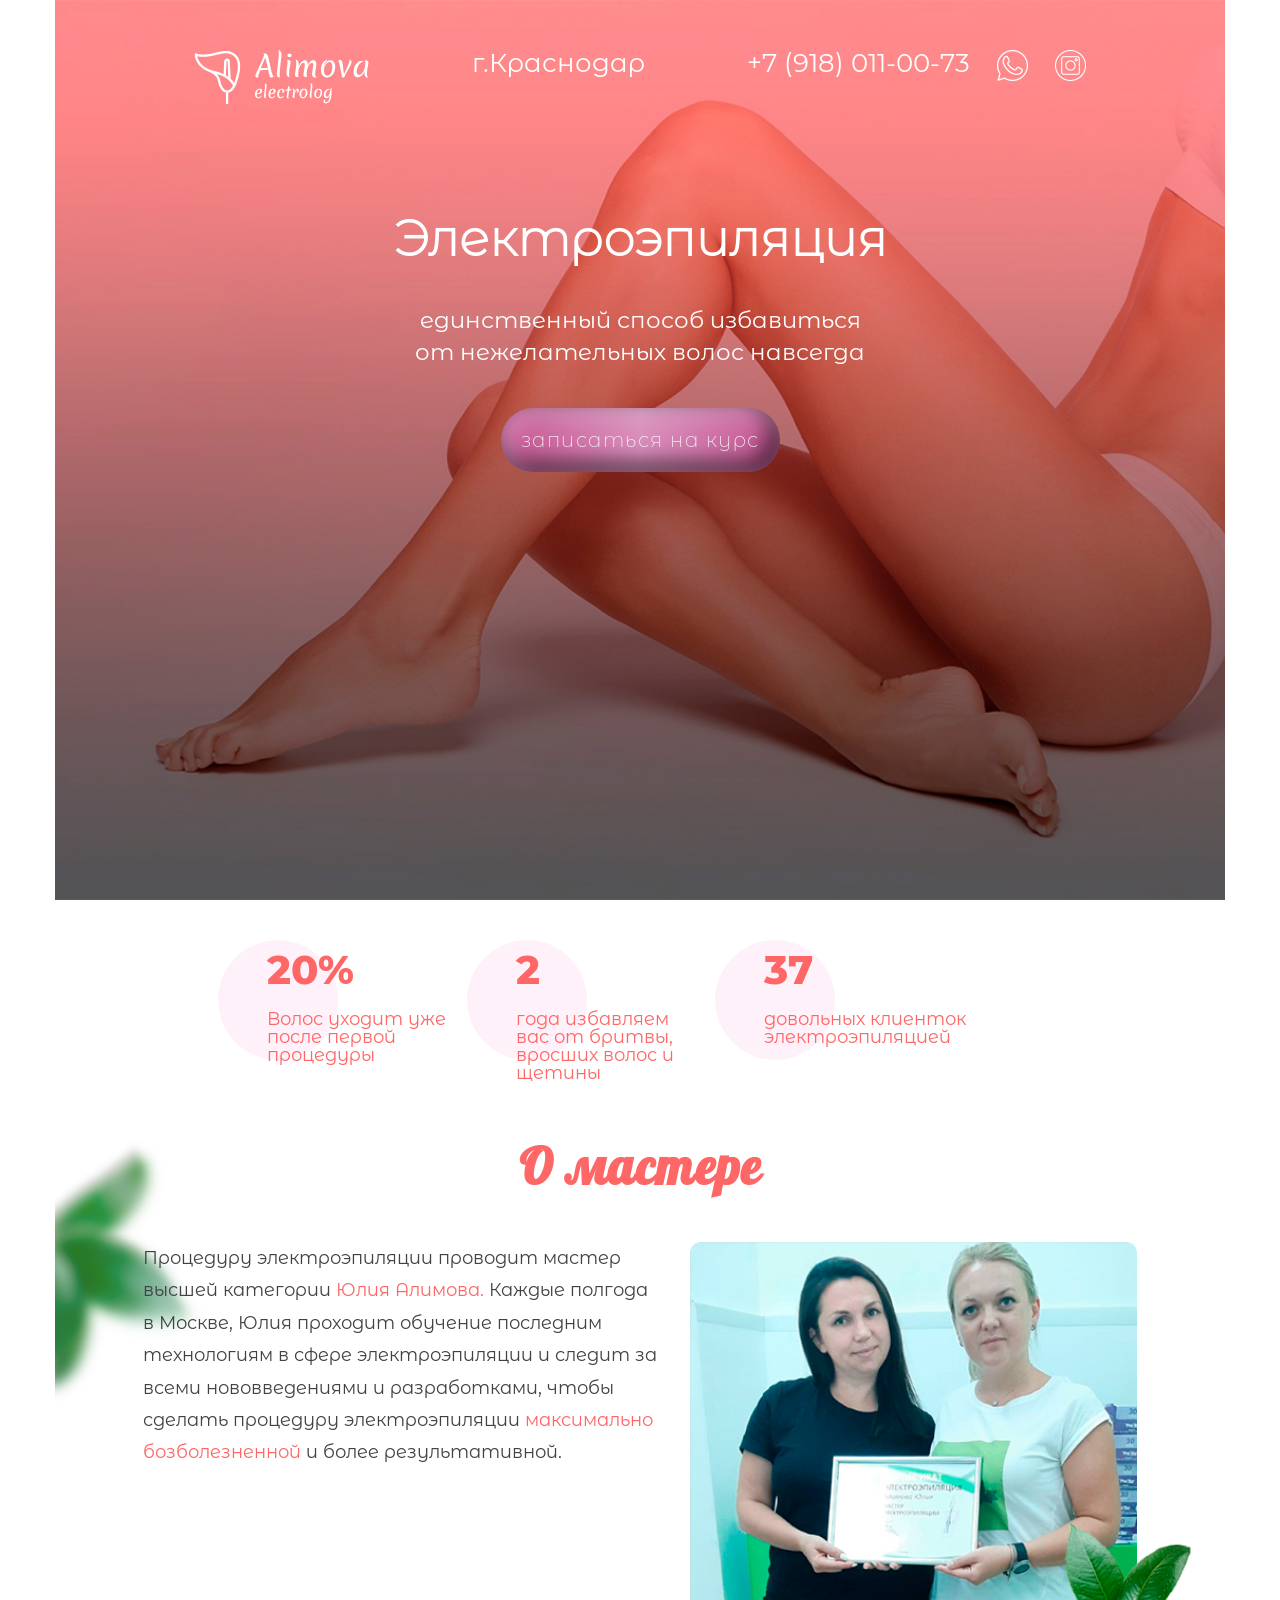
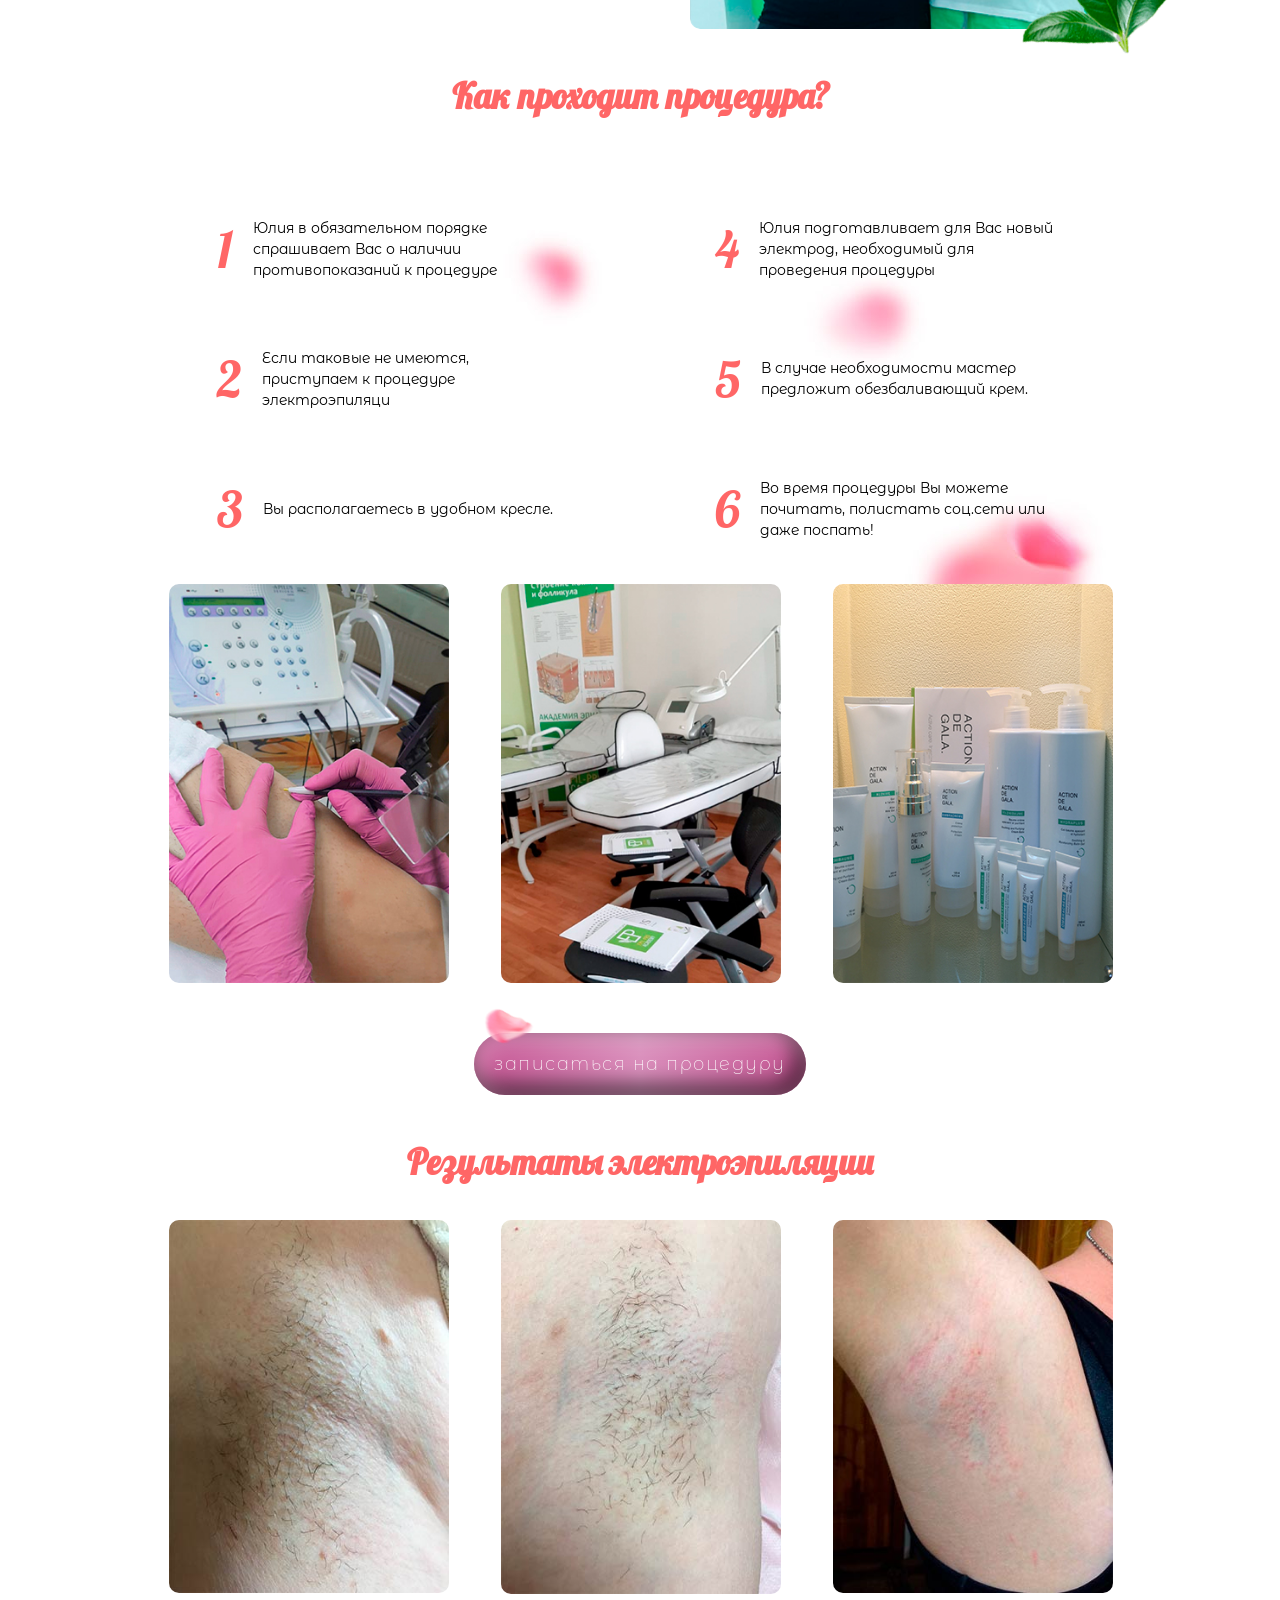
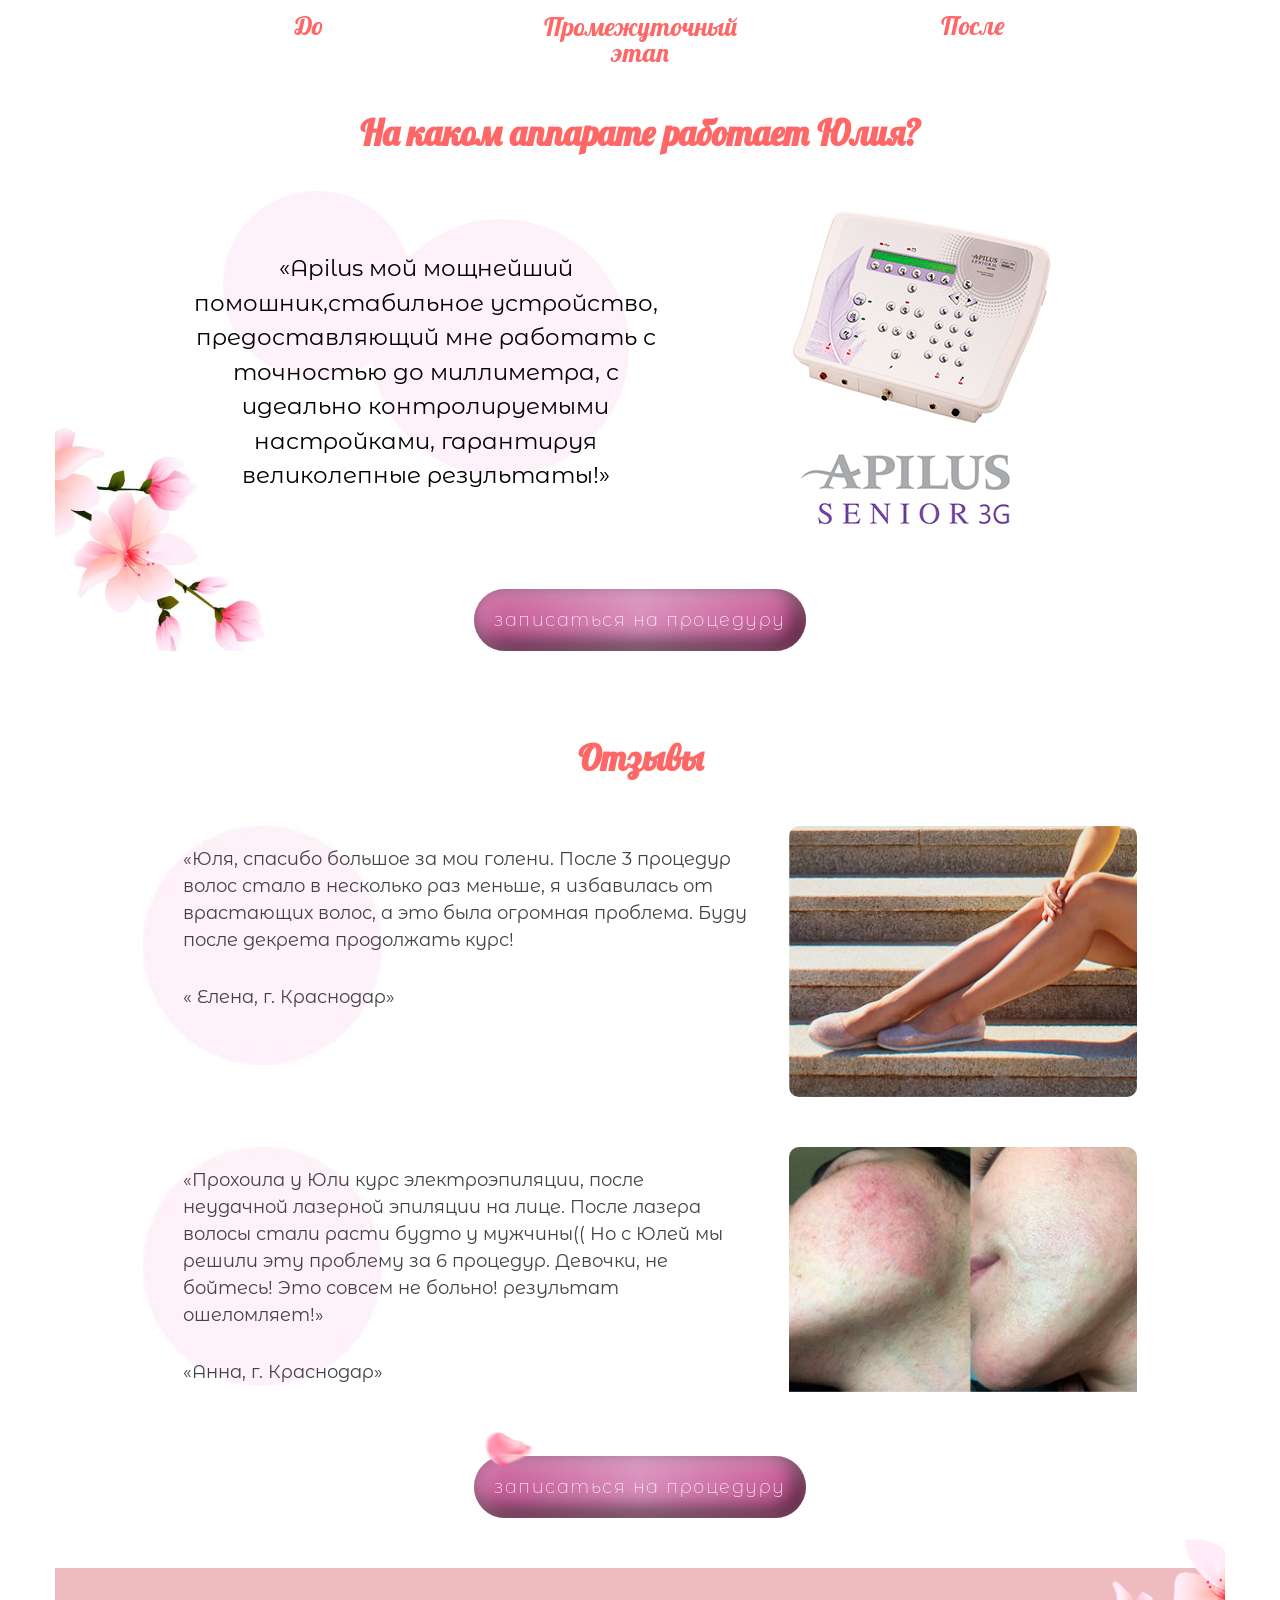
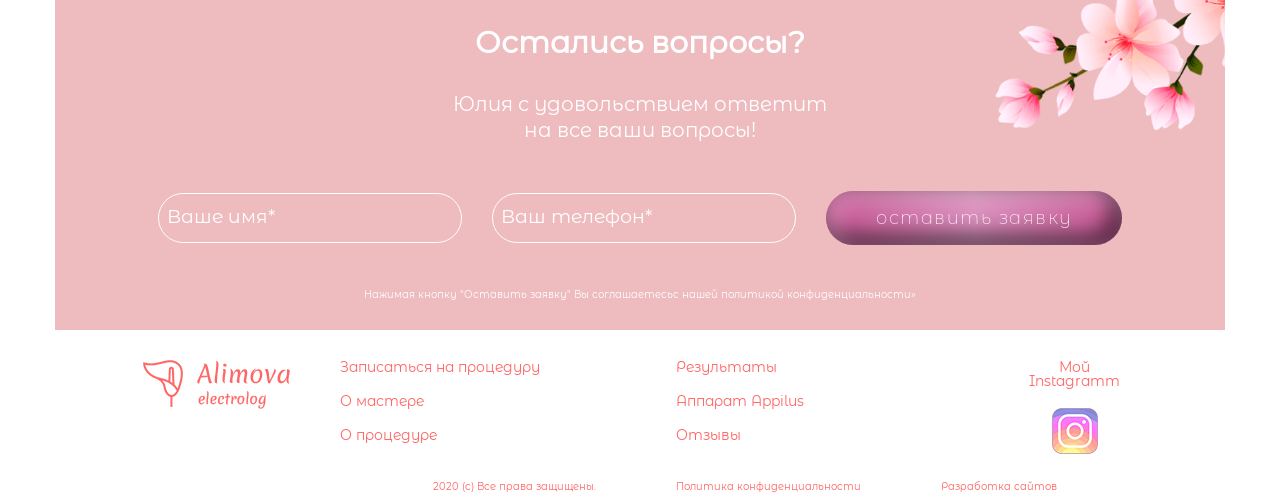
<file: electrolog/index.html>
<!DOCTYPE html>
<html lang="ru">
<head>
    <meta charset="UTF-8">
    <meta name="viewport" content="width=device-width, initial-scale=1.0">
    <link href="https://fonts.googleapis.com/css?family=Lobster&display=swap&subset=cyrillic" rel="stylesheet">
    <link rel="stylesheet" href="css/animate.css">
    <link rel="stylesheet" href="css/reset.css">
    <link rel="stylesheet" href="css/main.css">
    <title>Alimova Электроэппиляция</title>
</head>
<body>
  <header class="header" id="order">
      <div class="container">
         <div class="header__top wow jackInTheBox" data-wow-delay="0.2s">
             <div class="header__logo"><img src="img/header/logo.png" alt=""></div>
             <div class="location">г.Краснодар</div>
             <div class="header__links">
                 <a class="tell effect-4" href="#">+7 (918) 011-00-73</a>
                 <a href="#"><img src="img/header/whatsapp.png" alt=""></a>
                 <a href="#"><img src="img/header/instagram.png" alt=""></a>
             </div>
         </div>
         <div class="header__body">
             <h1 class="header__title">Электроэпиляция</h1>
             <p class="header__subtitle">единственный способ избавиться<br> от нежелательных волос навсегда</p>
             <button class="button header__button popup-btn"  type="submit">Записаться на курс</button>
         </div>
      </div>
  </header>  <!--header-->

  <!-- блок статистики -->
  <div class="container">
    <div class="statistic">
      <div class="statistic__item">
          <span>20%</span>
          <p>Волос уходит уже после первой процедуры</p>
      </div>

      <div class="statistic__item">
        <span>2</span>
        <p>года избавляем вас  от бритвы, вросших  волос и щетины</p>
      </div>

      <div class="statistic__item">
        <span>37</span>
        <p>довольных клиенток электроэпиляцией</p>
      </div>
  </div>
</div>

<section class="about-master">
  <div class="container">
    <h2 class="section-title about-master__title" id="aboutMe">О мастере</h2>
    <div class="about-master__body">
      <p class="about-master__text">Процедуру электроэпиляции проводит 
        мастер высшей категории <span>Юлия Алимова. </span>
        Каждые полгода в Москве, Юлия проходит 
        обучение последним технологиям в сфере 
        электроэпиляции и следит за всеми 
        нововведениями и разработками, чтобы 
        сделать процедуру электроэпиляции <span> максимально бозболезненной</span>
        и более 
        результативной.</p>
      <div class="about-master__img">
        <img src="img/about-master/Alimova-avatar.jpg" alt="">
      </div> 
    </div>
  </div>
</section>

<section class="procedures">
  <div class="container">
    <h2 class="section-title" id="procedure">Как проходит процедура?</h2>

    <ol class="procedures__list">
      <li>Юлия в обязательном порядке  спрашивает Вас о наличии  противопоказаний к процедуре</li>
      <li>Если таковые не имеются, приступаем  к процедуре электроэпиляци</li>
      <li>Вы располагаетесь в удобном кресле.</li>
      <li>Юлия подготавливает для  Вас новый электрод, необходимый  для проведения процедуры</li>
      <li>В случае необходимости мастер предложит обезбаливающий крем. </li>
      <li>Во время процедуры Вы можете почитать, полистать соц.сети или даже поспать!</li>
    </ol>
    <div class="images-slider">
      <div class="images-slider__items wow fadeInUp" data-wow-delay="0.6s">
        <img src="img/procedures/1.jpg" alt="">
      
      </div>
      <div class="images-slider__items wow fadeInUp" data-wow-delay="0.8s">
        <img src="img/procedures/2.jpg" alt="">
       
      </div>
      <div class="images-slider__items wow fadeInUp" data-wow-delay="1s">
        <img src="img/procedures/3.jpg" alt="">
       
      </div>
     
    </div>
    <button class="button procedures-button popup-btn">Записаться на процедуру</button>
</div>
 
</section>

<section class="results">
  <div class="container">
    <h2 class="section-title" id="result">Результаты электроэпиляции</h2>
    <div class="images-slider">
      <div class="images-slider__items wow fadeInUp" data-wow-delay="0.4s">
        <img src="img/results/1.jpg" alt="">
        <p class="img-caption">До</p>
      </div>
      <div class="images-slider__items wow fadeInUp" data-wow-delay="0.6s">
        <img src="img/results/2.jpg" alt="">
        <p class="img-caption">Промежуточный<br> этап</p>
      </div>
      <div class="images-slider__items wow fadeInUp" data-wow-delay="0.8s">
        <img src="img/results/3.jpg" alt="">
        <p class="img-caption">После</p>
      </div>
  </div>

  </div>
 

</section>

<section class="tools">
  <div class="container">
    <h2 class="section-title" id="appilus">На каком аппарате работает Юлия?</h2>
    <div class="tools-body">
      <p>«Apilus мой мощнейший помошник,стабильное устройство, 
        предоставляющий мне работать с точностью до миллиметра, 
        с идеально контролируемыми 
        настройками, гарантируя 
        великолепные результаты!»</p>
        <img src="img/tools/Apulus.jpg" alt="">
    </div>
    <button class="button popup-btn">Записаться на процедуру</button>
   
  </div>
</section>

<section class="feedback">
  <div class="container">
    <h2 class="section-title" id="feedbacks">Отзывы</h2>
    <div class="feedback__inner">
      <div class="feedback__text">
        <p>«Юля, спасибо большое за мои голени.
          После 3 процедур волос стало в несколько раз 
          меньше, я избавилась от врастающих волос, 
          а это была огромная проблема. Буду после 
          декрета продолжать курс!<br><q> Елена, г. Краснодар</q></p>
      </div>
      <div class="feedback__img">
        <img src="img/feedback/feedback-1.jpg" alt=""></div>
    </div>

    <div class="feedback__inner">
      <div class="feedback__text">
        <p>«Прохоила у Юли курс электроэпиляции, после
          неудачной лазерной эпиляции на лице. После 
         лазера волосы стали расти будто у мужчины(( 
         Но с Юлей мы решили эту проблему за 6 процедур. 
         Девочки, не бойтесь! Это совсем не больно! результат ошеломляет!» <br>
         <q>Анна, г. Краснодар</q></p>
      </div>
      <div class="feedback__img">
        <img src="img/feedback/feedback-2.jpg" alt=""></div>
    </div>
    <button class="button procedures-button popup-btn">Записаться на процедуру</button>
  </div>
  

</section>

<section class="form">
  <div class="container">
    <h2 class="form__title">Остались вопросы?</h2>
    <p class="form__text">Юлия с удовольствием ответит<br> на все ваши вопросы!</p>
    <form action="mailer/smart.php" class="form__input-group" method="POST">
      <input class="form__input" type="text" name="name" placeholder="Ваше имя*">
      <input class="form__input" type="text" name="phone" placeholder="Ваш телефон*">
      <button class="button form__button" type="submit">Оставить заявку</button>
    </form>
    <div class="form__agreement">Нажимая кнопку "Оставить заявку" Вы соглашаетесьс нашей политикой конфиденциальности»</div>
  </div>

</section>
<!-- футер -->
<footer class="footer">
  <div class="container">
    <div class="footer__wraper">
      <div class="logo wow rotateIn" data-wow-delay="1s">
        <img src="img/footer/Logo.png" alt="logo">
      </div>
      <nav class="footer__nav">
        <ul>
          <li><a href="#order">Записаться на процедуру</a></li>
          <li><a href="#result">Результаты</a></li>
          <li><a href="#aboutMe">О мастере</a></li>
          <li><a href="#appilus">Аппарат Appilus</a></li>
          <li><a href="#procedure">О процедуре</a></li>
          <li><a href="#feedbacks">Отзывы</a></li>
        </ul>
      </nav>
      <div class="footer__instagramm-link">
        <span>Мой Instagramm</span>
        <img src="img/footer/instagram.png" alt="instagramm">
      </div>
     
    </div>
    <div class="footer-politics">
      <p>2020 (с) Все права защищены.</p>
      <p>Политика конфиденциальности</p>
      <p>Разработка сайтов</p>
    </div>
  </div>
</footer>
<!-- popup модальное окно -->
   <div class="popup">
     <div class="popup__dialog">
       <button class="popup-close">&times;</button>
       <div class="popup__title form__title">Оставте заявку</div>
       <div class="popup__subtitle form__text">и мы вам перезвоним</div>
       <form action="mailer/smart.php" class="popup__form" method="POST">
          <input class="form__input popup__input" type="text"  name="name" placeholder="Ваше имя*">
          <input class="form__input popup__input " type="text" name="phone" placeholder="Ваш телефон*">
          <textarea class="form__input popup__textarea" rows="5" name="message" placeholder="Ваше сообщение*"></textarea>
          <button class="button form__button" type="submit">Оставить заявку</button>
      </form>
     </div>
     

   </div>
   <!--wow js-->
   <script src="js/wow.min.js"></script>

 <!-- jqeru -->
<script src="jqery/jquery-3.5.0.min.js"></script>


<!--подключаем стили слайдер--> 
<link rel="stylesheet" href="slick/slick.css">
<link rel="stylesheet" href="slick/slick-theme.css">
<!-- подключаем библиотеку слайдера -->
<script src="slick/slick.min.js"></script>
<!-- инициализируем слайдер -->
<script src="js/main.js"></script>

</body>
</html>
</file>
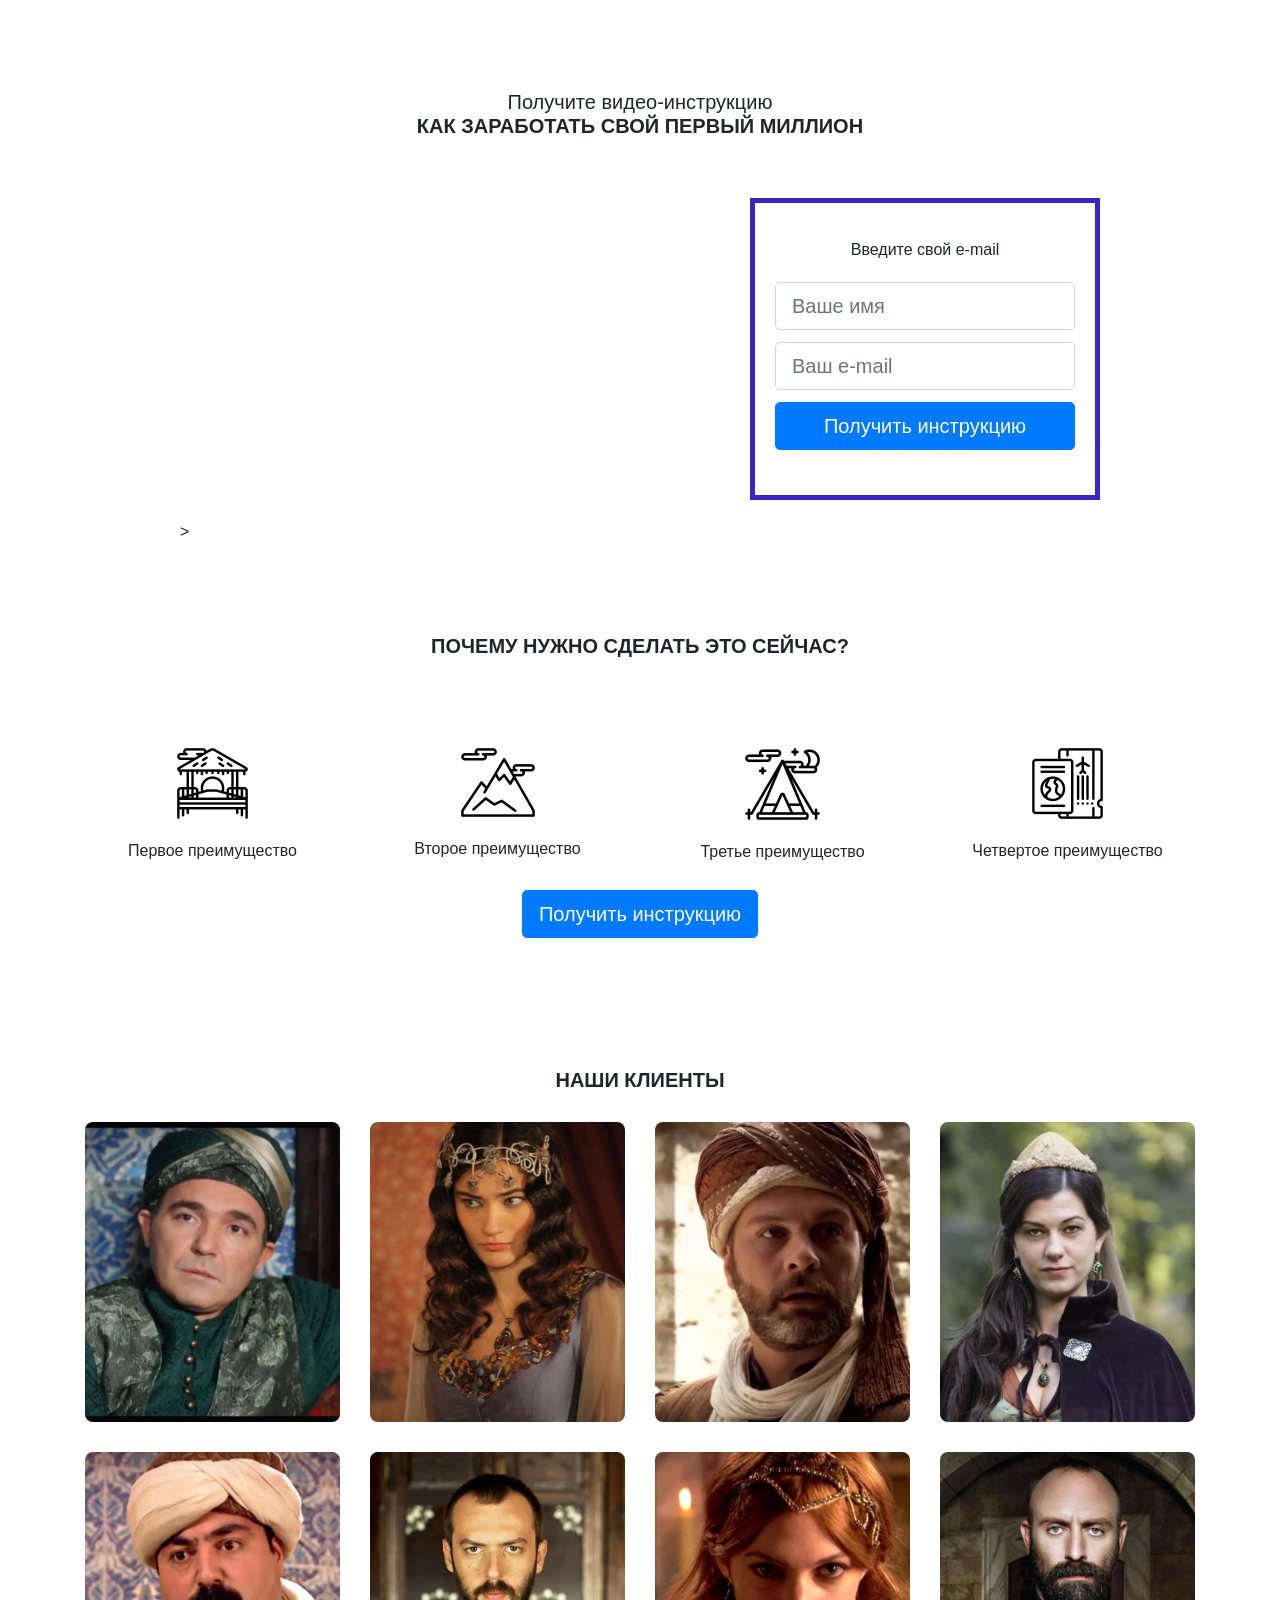
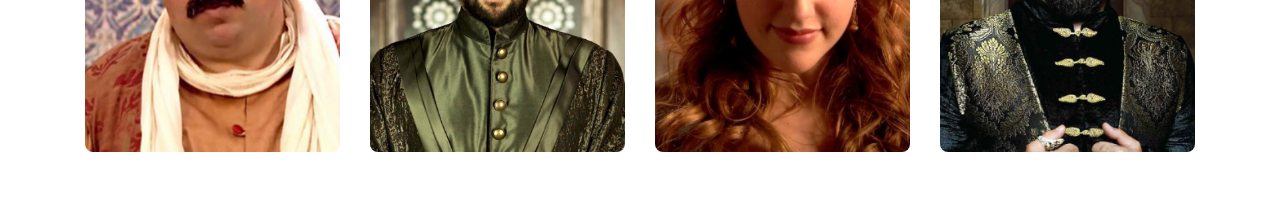
<file: lesson_1/index.html>
<!DOCTYPE html>
<html lang="en">
<head>
    <meta charset="UTF-8">
    <meta name="viewport" content="width=device-width, initial-scale=1.0">
    <title>Document</title>
    <link rel="stylesheet" href="ccs/bootstrap.css">
    <link rel="stylesheet" href="ccs/style.css">
</head>
<body>
  <div class="section">
      <div class="container">
          <div class="row">
              <div class="offset-lg-3 col-lg-6">
                  <h1 class="heading text-center">
                      <span>Получите видео-инструкцию</span>
                      <strong class="text-uppercase">Как заработать свой первый миллион</strong>
                  </h1>
              </div>
          </div>
          <div class="row">
              <div class="col-lg-6 offset-lg-1">
                  <div class="video">
                    <iframe width="100%" height="315" src="https://www.youtube.com/embed/0hr-K72YSBM" frameborder="0" allow="accelerometer; autoplay; encrypted-media; gyroscope; picture-in-picture" allowfullscreen></iframe>>
                  </div>
              </div>
              <div class="col-lg-4">
                  <div class="form">
                    <form action="" method="POST">
                        <div class="form-title text-center">Введите свой e-mail</div>
                        <input class="form-control form-control-lg  form-input" type="text" placeholder="Ваше имя">
                        <input class="form-control form-control-lg form-input" type="text" placeholder="Ваш e-mail">
                        <button class="btn btn-primary btn-lg btn-block form-button" type="submit">Получить инструкцию</button>
                    </form>
                  </div>
                 
              </div>
          </div>

      </div>
  </div> 
  <div class="section">
     <div class="container">
        <div class="row">
            <div class="col-12">
                <h2 class="section-title text-uppercase text-center">Почему нужно сделать это сейчас?</h2>
              </div>
        </div>
  
        <div class="feature text-center">
            <div class="row">
                <div class="col-lg-3 col-sm-6">
                    <div class="feature-box">
                        <img src="img/001-summer.png">
                        <p>Первое преимущество</p>
                    </div>
                  </div>
                  <div class="col-lg-3 col-sm-6">
                      <div class="feature-box">
                          <img src="img/003-mountains.png">
                          <p>Второе преимущество</p>
                      </div>
                    </div>
                    <div class="col-lg-3 col-sm-6">
                      <div class="feature-box">
                          <img src="img/002-camping.png">
                          <p>Третье преимущество</p>
                      </div>
                    </div> 
                    <div class="col-lg-3 col-sm-6">
                      <div class="feature-box">
                          <img src="img/004-boarding-pass.png">
                          <p>Четвертое преимущество</p>
                      </div>
                    </div>
                    <button class="btn btn-primary btn-lg  form-button center-block" type="submit">Получить инструкцию</button>
              </div>
        </div> 
       
     </div>
  </div>
  <div class="section">
      <div class="container">
          <div class="clients">
              <div class="row">
                  <div class="col-12"> 
                      <h2 class="section-title text-uppercase text-center">Наши клиенты</h2>
                </div>
                 
                  <div class="col-lg-3 col-sm-6">
                      <div class="client">
                          <img src="img/scale_1200 (1).webp">
                      </div>
                  </div>
                  <div class="col-lg-3 col-sm-6">
                    <div class="client">
                        <img src="img/scale_1200 (2).webp">
                    </div>
                </div>
                <div class="col-lg-3 col-sm-6">
                    <div class="client">
                        <img src="img/scale_1200.webp">
                    </div>
                </div>
                <div class="col-lg-3 col-sm-6">
                    <div class="client">
                        <img src="img/199eac21-full (1).webp">
                    </div>
                </div>
                <div class="col-lg-3 col-sm-6">
                    <div class="client">
                        <img src="img/5df2223e66a97ccdb71b01a1-C2bI_cover.jpg">
                    </div>
                </div>
                <div class="col-lg-3 col-sm-6">
                    <div class="client">
                        <img src="img/client4.jpg">
                    </div>
                </div>
                <div class="col-lg-3 col-sm-6">
                    <div class="client">
                        <img src="img/client1.jpg">
                    </div>
                </div>
                <div class="col-lg-3 col-sm-6">
                    <div class="client">
                        <img src="img/client3.jpg">
                    </div>
                </div>
              </div>
          </div>
      </div>
  </div>
    
</body>
</html>
</file>
<file: electrolog/css/main.css>
@font-face {
  font-family: 'Lobster';
  src: url('../fonts/subset-Lobster-Regular.eot');
  src: url('../fonts/subset-Lobster-Regular.eot?#iefix') format('embedded-opentype'), url('../fonts/subset-Lobster-Regular.woff2') format('woff2'), url('../fonts/subset-Lobster-Regular.woff') format('woff'), url('../fonts/subset-Lobster-Regular.ttf') format('truetype');
  font-weight: normal;
  font-style: normal;
}
@font-face {
  font-family: 'MontserratAlternates_rg';
  src: url('../fonts/MontserratAlternates-Regular.eot');
  src: url('../fonts/MontserratAlternates-Regular.eot?#iefix') format('embedded-opentype'), url('../fonts/MontserratAlternates-Regular.woff2') format('woff2'), url('../fonts/MontserratAlternates-Regular.woff') format('woff'), url('../fonts/MontserratAlternates-Regular.ttf') format('truetype');
  font-weight: normal;
  font-style: normal;
}
@font-face {
  font-family: 'Montserrat Alternates__extra';
  src: url('../fonts/MontserratAlternates-ExtraBold.eot');
  src: url('../fonts/MontserratAlternates-ExtraBold.eot?#iefix') format('embedded-opentype'), url('../fonts/MontserratAlternates-ExtraBold.woff2') format('woff2'), url('../fonts/MontserratAlternates-ExtraBold.woff') format('woff'), url('../fonts/MontserratAlternates-ExtraBold.ttf') format('truetype');
  font-weight: 800;
  font-style: normal;
}
@font-face {
  font-family: 'Montserrat Alternates ExLight';
  src: url('../fonts/MontserratAlternates-ExtraLight.eot');
  src: url('../fonts/MontserratAlternates-ExtraLight.eot?#iefix') format('embedded-opentype'), url('../fonts/MontserratAlternates-ExtraLight.woff2') format('woff2'), url('../fonts/MontserratAlternates-ExtraLight.woff') format('woff'), url('../fonts/MontserratAlternates-ExtraLight.ttf') format('truetype');
  font-weight: 200;
  font-style: normal;
}
html {
  font-size: 10px;
}
body {
  max-width: 1170px;
  margin: 0 auto;
  font-family: 'MontserratAlternates_rg';
}
.container {
  width: 85%;
  margin: 0 auto;
}
.section-title {
  font-family: 'Lobster';
  color: #ff6666;
  font-size: 3.5rem;
  text-align: center;
  margin-bottom: 4rem;
}
.button {
  margin: 0 auto;
  display: block;
  letter-spacing: 0.15rem;
  font-family: 'Montserrat Alternates ExLight';
  font-size: 1.8rem;
  padding: 2rem 2rem;
  color: #ffffff;
  border-radius: 20rem;
  text-transform: lowercase;
  -webkit-transition: all  0.2s;
  transition: all  0.2s;
  -webkit-box-shadow: inset rgba(255, 255, 255, 0.2) 8px 8px 18px 5px, inset rgba(0, 0, 0, 0.5) -8px -8px 18px 5px;
          box-shadow: inset rgba(255, 255, 255, 0.2) 8px 8px 18px 5px, inset rgba(0, 0, 0, 0.5) -8px -8px 18px 5px;
  background: -webkit-gradient(linear, left top, right top, from(#c55693), color-stop(#da8fbc), to(#c55693));
  background: linear-gradient(to right, #c55693, #da8fbc, #c55693);
}
.button:hover {
  cursor: pointer;
  background: #ad3b7a;
}
.button:active {
  border: none;
  outline: none;
  background: #872e5f;
}
a {
  position: relative;
  -webkit-transition: all 0.6s;
  transition: all 0.6s;
}
a:before {
  content: "";
  width: 0;
  height: 0.2rem;
  position: absolute;
  bottom: -1rem;
  left: 50%;
  -webkit-transition: all 0.3s;
  transition: all 0.3s;
}
a:hover:before {
  width: 100%;
  left: 0;
  background: #ffffff;
}
.header {
  background: url(../img/header/header-bg.jpg) no-repeat center top;
  background-size: cover;
  min-height: 100vh;
  height: 653px;
  color: #ffffff;
}
.header__top {
  display: -webkit-box;
  display: -ms-flexbox;
  display: flex;
  padding-top: 5rem;
  font-size: 2.6rem;
  -ms-flex-pack: distribute;
      justify-content: space-around;
}
.header__links a:not(:last-child) {
  margin-right: 2rem;
  color: #ffffff;
}
.header__body {
  margin-top: 11rem;
  text-align: center;
}
.header__title {
  font-size: 5rem;
  font-family: 'Montserrat Alternates ExLight';
  margin-bottom: 4rem;
}
.header__subtitle {
  font-size: 2.3rem;
  line-height: 1.4;
  margin-bottom: 4rem;
}
.header__button {
  font-size: 2rem;
  letter-spacing: 0.15rem;
  font-family: 'Montserrat Alternates ExLight';
}
.statistic {
  margin-top: 5rem;
  display: -webkit-box;
  display: -ms-flexbox;
  display: flex;
  -webkit-box-pack: center;
      -ms-flex-pack: center;
          justify-content: center;
  -ms-flex-wrap: wrap;
      flex-wrap: wrap;
  color: #ff6666;
}
.statistic__item {
  width: 25%;
  font-size: 1.8rem;
  position: relative;
}
.statistic__item:before {
  content: '';
  display: inline-block;
  width: 12rem;
  height: 12rem;
  border-radius: 50%;
  background: #fff1f9;
  position: absolute;
  left: -4.9rem;
  top: -1rem;
  z-index: -99;
}
.statistic__item span {
  display: block;
  margin-bottom: 2rem;
  font-size: 4rem;
  font-family: 'Montserrat Alternates__extra';
}
.statistic__item:not(:last-child) {
  padding-right: 6rem;
}
.about-master {
  margin-top: 6rem;
  background: url(../img/about-master/about-bg.jpg) no-repeat top left;
  background-size: 15rem;
}
.about-master__title {
  font-size: 5rem;
  letter-spacing: 0.15rem;
  text-align: center;
  margin-bottom: 5rem;
}
.about-master__body {
  display: -webkit-box;
  display: -ms-flexbox;
  display: flex;
  -ms-flex-wrap: wrap;
      flex-wrap: wrap;
  -webkit-box-align: start;
      -ms-flex-align: start;
          align-items: flex-start;
  font-size: 1.8rem;
  line-height: 1.8;
  color: #424242;
}
.about-master__body span {
  color: #ff6666;
}
.about-master__text {
  padding-right: 3rem;
  -ms-flex-preferred-size: 50%;
      flex-basis: 50%;
  -webkit-box-flex: 1;
      -ms-flex-positive: 1;
          flex-grow: 1;
}
.about-master__img {
  -ms-flex-preferred-size: 45%;
      flex-basis: 45%;
  position: relative;
  max-width: 50rem;
}
.about-master__img:after {
  content: "";
  display: inline-block;
  background: url(../img/about-master/trees.png) no-repeat center;
  background-size: 17rem;
  width: 19rem;
  height: 14rem;
  position: absolute;
  bottom: -2.8rem;
  right: -6.5rem;
  z-index: 99;
}
.about-master__img img {
  width: 100%;
  border-radius: 1rem;
  -o-object-fit: cover;
     object-fit: cover;
}
.procedures {
  margin-top: 5rem;
}
.procedures-button {
  position: relative;
  margin-top: 5rem;
}
.procedures-button:after {
  content: "";
  display: block;
  width: 5rem;
  height: 5rem;
  background: url(../img/procedures/button-effects.png) no-repeat center top;
  background-size: 5rem;
  position: absolute;
  top: -2.5rem;
  left: 1rem;
}
.procedures__list {
  background: url(../img/procedures/procedure-bg.jpg) no-repeat right 3rem bottom -8rem;
  display: -webkit-box;
  display: -ms-flexbox;
  display: flex;
  width: 100%;
  -ms-flex-wrap: wrap;
      flex-wrap: wrap;
  -webkit-box-orient: vertical;
  -webkit-box-direction: normal;
      -ms-flex-direction: column;
          flex-direction: column;
  list-style: none;
  margin-top: 5rem;
  counter-reset: item-counter;
  max-height: 53rem;
  -webkit-box-align: center;
      -ms-flex-align: center;
          align-items: center;
  position: relative;
  padding-bottom: 3rem;
}
.procedures__list li {
  display: -webkit-box;
  display: -ms-flexbox;
  display: flex;
  -webkit-box-align: center;
      -ms-flex-align: center;
          align-items: center;
  width: 35%;
  margin-top: 4rem;
  height: 9rem;
  line-height: 1.5;
}
.procedures__list li:before {
  content: "" counter(item-counter) "";
  counter-increment: item-counter;
  display: inline-block;
  font-family: 'Lobster';
  font-size: 5rem;
  color: #ff6666;
  padding-right: 2rem;
}
.results {
  margin-top: 5rem;
}
.tools {
  margin-top: 5rem;
  background: url(../img/tools/SectionToolsBg.jpg) no-repeat bottom -1rem left;
  background-size: 21rem;
}
.tools-body {
  margin-bottom: 5rem;
  display: -webkit-box;
  display: -ms-flexbox;
  display: flex;
  -webkit-box-align: start;
      -ms-flex-align: start;
          align-items: start;
  -ms-flex-wrap: wrap;
      flex-wrap: wrap;
}
.tools-body p {
  padding: 6rem 2rem 2rem;
  min-height: 24rem;
  font-size: 2.3rem;
  line-height: 1.5;
  -ms-flex-preferred-size: 51%;
      flex-basis: 51%;
  margin: 0 auto;
  display: inline-block;
  text-align: center;
  background: url(../img/tools/tools-bg.jpg) no-repeat center top;
  background-size: 80%;
}
.tools-body img {
  display: inline-block;
  margin: 0 auto;
  max-width: 100%;
}
.feedback {
  margin: 9rem 0 5rem;
}
.feedback__inner {
  display: -webkit-box;
  display: -ms-flexbox;
  display: flex;
  -ms-flex-wrap: wrap;
      flex-wrap: wrap;
  margin-top: 5rem;
  background: url(../img/feedback/feedback-bg.jpg) no-repeat top left;
}
.feedback__text {
  width: 65%;
  padding: 2rem 4rem;
  font-size: 1.8rem;
  color: #424242;
  line-height: 1.5;
}
.feedback__text q {
  display: block;
  padding-top: 3rem;
}
.feedback__img {
  width: 35%;
  overflow: hidden;
  border-radius: 1rem;
}
.feedback__img img {
  -o-object-fit: cover;
     object-fit: cover;
  width: 100%;
}
.images-slider__items img {
  width: 28rem ;
  display: inline-block;
  border-radius: 1rem;
  overflow: hidden;
  margin: 0 auto;
}
.images-slider .arrow {
  position: absolute;
  top: 50%;
  -webkit-transform: translateY(-50%);
  transform: translateY(-50%);
  z-index: 99;
  border: none;
}
.images-slider .arrow:active {
  border: none;
  outline: none;
}
.images-slider .prev {
  width: 6rem;
  height: 6rem;
  left: -2rem;
  background: url(../img/procedures/prev.svg) no-repeat center center;
  background-size: 70%;
}
.images-slider .next {
  width: 6rem;
  height: 6rem;
  right: -2rem;
  background: url(../img/procedures/arrow.svg) no-repeat center center;
  background-size: 70%;
}
.images-slider .img-caption {
  margin-top: 2rem;
  text-align: center;
  font-size: 2.6rem;
  font-family: 'Lobster';
  color: #ff6666;
}
.footer {
  margin-top: 3rem;
  color: #ff6666;
}
.footer__wraper {
  display: -webkit-box;
  display: -ms-flexbox;
  display: flex;
  -webkit-box-pack: justify;
      -ms-flex-pack: justify;
          justify-content: space-between;
}
.footer__nav {
  margin-left: 5rem;
}
.footer__nav ul {
  display: -webkit-box;
  display: -ms-flexbox;
  display: flex;
  -ms-flex-wrap: wrap;
      flex-wrap: wrap;
}
.footer__nav li {
  -ms-flex-preferred-size: 50%;
      flex-basis: 50%;
  margin-bottom: 2rem;
}
.footer__nav li a {
  color: #ff6666;
}
.footer__nav li a:before {
  bottom: 0;
  height: 0.15rem;
}
.footer__nav li a:hover:before {
  background: #ff6666;
}
.footer__instagramm-link {
  text-align: center;
}
.footer__instagramm-link span {
  display: block;
  margin-bottom: 2rem;
}
.footer-politics {
  margin-top: 2rem;
  display: -webkit-box;
  display: -ms-flexbox;
  display: flex;
  color: #ff6666;
  font-size: 1rem;
  -webkit-box-pack: end;
      -ms-flex-pack: end;
          justify-content: flex-end;
}
.footer-politics p {
  padding-right: 8rem;
}
.form {
  background: #eebbbe;
  padding-top: 6rem;
  text-align: center;
  color: #ffffff;
  position: relative;
}
.form::before {
  content: "";
  position: absolute;
  background: url(../img/form/form-bg.png) no-repeat top right;
  background-size: 23rem;
  width: 23rem;
  height: 20rem;
  top: -3rem;
  right: 0;
}
.form__title {
  font-size: 3rem;
  color: #ffffff;
}
.form__text {
  margin: 3.3rem 0;
  font-size: 2rem;
  line-height: 1.3;
}
.form__input-group {
  display: -webkit-box;
  display: -ms-flexbox;
  display: flex;
  -ms-flex-wrap: wrap;
      flex-wrap: wrap;
  -webkit-box-pack: center;
      -ms-flex-pack: center;
          justify-content: center;
  -webkit-box-align: center;
      -ms-flex-align: center;
          align-items: center;
}
.form__input {
  padding: 1.6rem 0.8rem;
  border-radius: 30rem;
  min-width: 23rem;
  margin: 1.5rem;
  border: 1px solid #ffffff;
  background: #eebbbe;
  -webkit-box-flex: 1;
      -ms-flex-positive: 1;
          flex-grow: 1;
}
.form__input::-webkit-input-placeholder {
  font-size: 1.4em;
  color: #ffffff;
  background: 0;
}
.form__input:-ms-input-placeholder {
  font-size: 1.4em;
  color: #ffffff;
  background: 0;
}
.form__input::-ms-input-placeholder {
  font-size: 1.4em;
  color: #ffffff;
  background: 0;
}
.form__input::placeholder {
  font-size: 1.4em;
  color: #ffffff;
  background: 0;
}
.form__button {
  -webkit-box-flex: 1;
      -ms-flex-positive: 1;
          flex-grow: 1;
  padding: 1.6rem 0.8rem;
  border-radius: 30rem;
  margin: 1.5rem;
}
.form__agreement {
  padding: 3rem 0;
  font-size: 1rem;
}
.popup {
  display: none;
  position: fixed;
  left: 0;
  top: 0;
  right: 0;
  bottom: 0;
  width: 100%;
  height: 100%;
  z-index: 99;
  background-color: rgba(0, 0, 0, 0.5);
}
.popup__dialog {
  position: absolute;
  border-radius: 2rem;
  left: 50%;
  top: 4%;
  -webkit-transform: translateX(-50%);
          transform: translateX(-50%);
  padding: 2rem 3rem;
  background-color: #eebbbe;
  color: #ffffff;
  text-align: center;
}
.popup__subtitle {
  margin: 1rem 0 0 0;
}
.popup-close {
  position: absolute;
  top: -3rem;
  right: -2rem;
  width: 2rem;
  border: none;
  outline: none;
  background-color: transparent;
  color: #ffffff;
  font-size: 4rem;
}
.popup__form {
  display: -webkit-box;
  display: -ms-flexbox;
  display: flex;
  -webkit-box-orient: vertical;
  -webkit-box-direction: normal;
      -ms-flex-direction: column;
          flex-direction: column;
  -webkit-box-align: stretch;
      -ms-flex-align: stretch;
          align-items: stretch;
  margin-top: 1rem;
  padding: 0;
}
.popup__textarea {
  border-radius: 2rem;
  max-width: 100%;
  margin: 0.8rem 1.5rem;
}
.popup__input {
  max-width: 100%;
  margin: 0.8rem 1.5rem;
}
@media (max-width: 991px) {
  .header__top {
    -ms-flex-wrap: wrap;
        flex-wrap: wrap;
    padding-top: 3rem;
  }
  .header__logo {
    -ms-flex-preferred-size: 100%;
        flex-basis: 100%;
    text-align: center;
    padding-bottom: 2rem;
  }
  .header__links {
    -webkit-box-ordinal-group: 3;
        -ms-flex-order: 2;
            order: 2;
  }
  .header__links a:not(:last-child) {
    margin-right: 1rem;
  }
  .location {
    -webkit-box-ordinal-group: 4;
        -ms-flex-order: 3;
            order: 3;
  }
  .statistic {
    -webkit-box-orient: vertical;
    -webkit-box-direction: normal;
        -ms-flex-direction: column;
            flex-direction: column;
    -webkit-box-align: center;
        -ms-flex-align: center;
            align-items: center;
  }
  .statistic__item {
    margin: 3rem 0;
    width: 90%;
    max-width: 25rem;
    text-align: center;
  }
  .statistic__item:before {
    left: 6rem;
  }
  .statistic__item:not(:last-child) {
    padding-right: 0;
  }
  .about-master__text {
    font-size: 1.5rem;
  }
  .procedures__list {
    max-height: 80rem;
  }
  .procedures__list li {
    margin: 1rem auto;
    width: 70%;
    padding-right: 0;
  }
  .tools {
    background-size: 22rem;
    background-position: 0 0;
  }
  .tools p {
    padding: 2rem;
    min-height: 20rem;
    -ms-flex-preferred-size: 90%;
        flex-basis: 90%;
    background: none;
  }
  .feedback__text {
    width: 65%;
    padding: 1rem 2rem;
    font-size: 1.6rem;
  }
  .feedback__img {
    width: 35%;
  }
  .form::before {
    background-size: 19rem;
    width: 19rem;
    height: 19rem;
    top: -3rem;
    right: 0;
  }
  .form__input-group {
    max-width: 35rem;
    margin: 0 auto;
  }
}
@media (max-width: 768px) {
  hrader__links {
    -ms-flex-preferred-size: 100%;
        flex-basis: 100%;
    text-align: center;
  }
  .location {
    -ms-flex-preferred-size: 100%;
        flex-basis: 100%;
    text-align: center;
    -webkit-box-ordinal-group: 2;
        -ms-flex-order: 1;
            order: 1;
    padding-bottom: 2rem;
  }
  .about-master__text {
    -ms-flex-preferred-size: 100%;
        flex-basis: 100%;
    padding: 0;
  }
  .about-master__img {
    margin: 2rem auto;
  }
  .about-master__img:after {
    background-size: 14rem;
    bottom: -4rem;
    right: -7rem;
  }
  .procedures__list {
    background-position: -4rem 18rem;
  }
  .feedback__text {
    width: 100%;
    padding: 1rem 2rem;
  }
  .feedback__img {
    width: 70%;
    margin: 0 auto;
  }
  .form::before {
    background-size: 13rem;
    width: 13rem;
    height: 13rem;
    top: -4rem;
    right: 0;
  }
  .footer__nav {
    margin-left: 3rem;
  }
  .footer__nav li {
    -ms-flex-preferred-size: 100%;
        flex-basis: 100%;
    margin-bottom: 1rem;
  }
  .footer-politics {
    -webkit-box-pack: space-evenly;
        -ms-flex-pack: space-evenly;
            justify-content: space-evenly;
    -ms-flex-wrap: wrap;
        flex-wrap: wrap;
  }
  .footer-politics p {
    padding: 0.4rem;
  }
}
@media (max-width: 575px) {
  .header {
    background-position: -44rem;
  }
  .header__title {
    font-size: 3.5rem;
  }
  .header__subtitle {
    font-size: 2.2rem;
  }
  .about-master {
    margin-top: 4rem;
    background: none;
  }
  .about-master__title {
    font-size: 3.5rem;
    margin-bottom: 3rem;
  }
  .about-master__img {
    -ms-flex-preferred-size: 80%;
        flex-basis: 80%;
  }
  .procedures__list {
    background-position: -12rem 17rem;
  }
  .tools {
    background: none;
  }
  .tools p {
    -ms-flex-preferred-size: 100%;
        flex-basis: 100%;
    padding: 0;
    font-size: 1.8rem;
  }
  .footer__wraper {
    -webkit-box-orient: vertical;
    -webkit-box-direction: normal;
        -ms-flex-direction: column;
            flex-direction: column;
    -webkit-box-align: center;
        -ms-flex-align: center;
            align-items: center;
    -webkit-box-pack: center;
        -ms-flex-pack: center;
            justify-content: center;
  }
  .footer__wraper li {
    margin-top: 2rem;
    margin-bottom: 0.3rem;
    text-align: center;
  }
  .footer__nav {
    margin-left: 0;
  }
  .footer__instagramm-link {
    margin-top: 3rem;
  }
}
@media (max-width: 400px) {
  .header {
    background: -webkit-gradient(linear, left top, left bottom, from(#da8ebb), color-stop(#eeb7bb), to(#f4dcda));
    background: linear-gradient(to bottom, #da8ebb, #eeb7bb, #f4dcda);
  }
  .header__top {
    font-size: 2rem;
  }
  .header__body {
    margin-top: 5rem;
  }
  .header__title {
    font-size: 2.8rem;
    margin-bottom: 2rem;
  }
  .header__subtitle {
    font-size: 2rem;
  }
  .header__links {
    display: -webkit-box;
    display: -ms-flexbox;
    display: flex;
    -ms-flex-wrap: wrap;
        flex-wrap: wrap;
    -webkit-box-pack: center;
        -ms-flex-pack: center;
            justify-content: center;
  }
  .header__links a:not(:first-child) {
    padding-top: 2rem;
  }
  .header__button {
    font-size: 1.5rem;
  }
  .tell {
    -ms-flex-preferred-size: 100%;
        flex-basis: 100%;
    text-align: center;
  }
  .about-master__title {
    font-size: 3rem;
  }
  .about-master__text {
    font-size: 1.2rem;
  }
  .about-master__img {
    -ms-flex-preferred-size: 90%;
        flex-basis: 90%;
  }
  .about-master__img:after {
    display: none;
  }
  .procedures__list {
    background: none;
  }
  .procedures__list li {
    width: 100%;
  }
  .images-slider__items img {
    width: 20rem;
  }
  .feedback__text {
    padding: 1rem 0;
  }
  .feedback__img {
    width: 100%;
  }
  .popup__dialog {
    width: 100%;
    height: 100%;
    top: 0;
    padding: 4rem 0;
    border-radius: 0;
  }
  .popup-close {
    top: -1rem;
    right: 0.8rem;
  }
}
@media (max-height: 500px) {
  .popup__dialog {
    top: 0;
    height: 100%;
    padding: 3rem 3rem;
    border-radius: 0;
    overflow: auto;
  }
  .popup-close {
    top: -1rem;
    right: 0.8rem;
  }
}
</file>
<file: lesson_1/ccs/style.css>
.heading {
    font-size: 20px;
    margin: 60px auto;
}

.section{
    padding: 30px 0;
}

.heading span{
    display: block;
}

.video{
    margin-bottom: 30px;
}

.form{
    border: 5px solid #3d23c3;
    padding: 35px 20px;
}

.form-title{
    margin-bottom: 20px;
}

.form-input{
margin-bottom: 12px;
}

.form-button{
    margin: 10px auto;
}

.section-title{
    font-size: 20px;
    font-weight: 900;
    margin-bottom: 30px;
}

.feature{
    margin: 60px auto;
}

.feature p{
    margin-top: 20px;
}

.client {
overflow:hidden;
margin-bottom: 30px;
border-radius: 8px;
    
    
}

 .clients img{
     width: 100% ;
     height: 300px;
     object-fit: cover;
     object-position: top;

}
</file>
